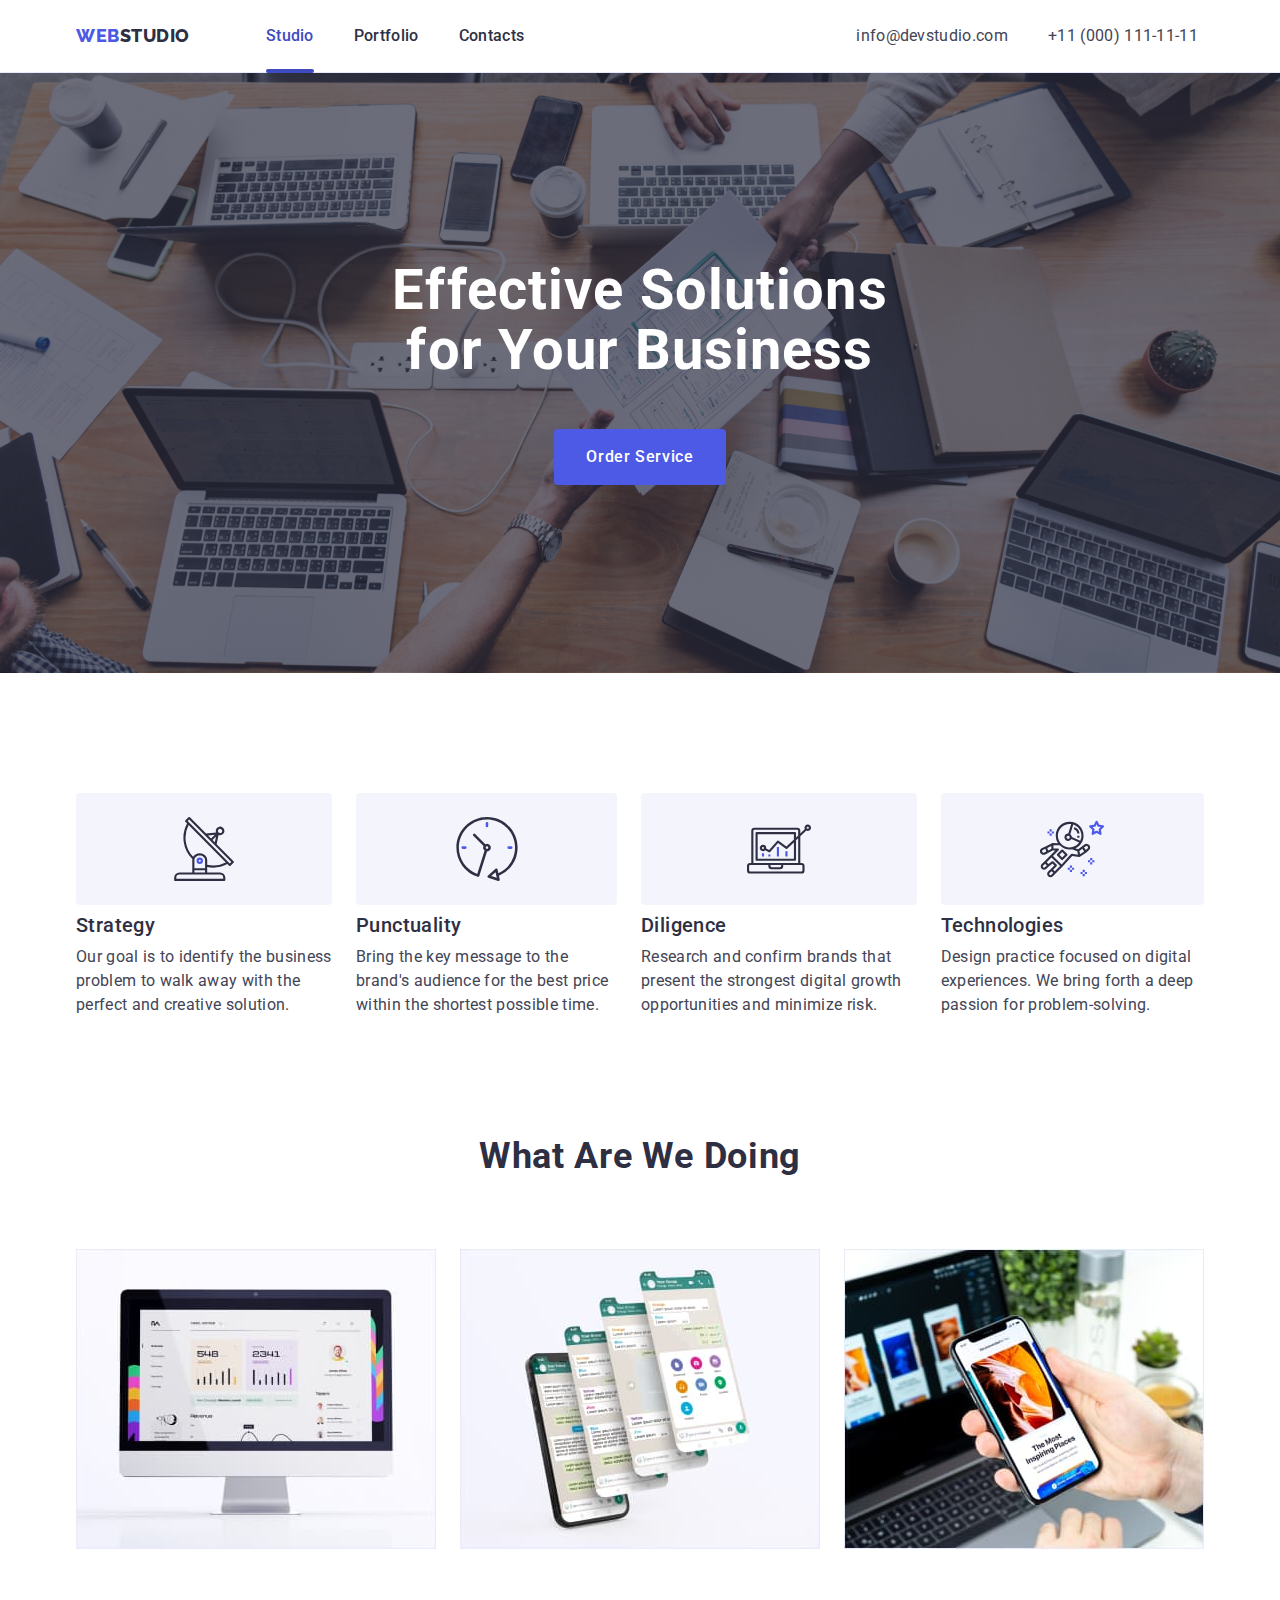
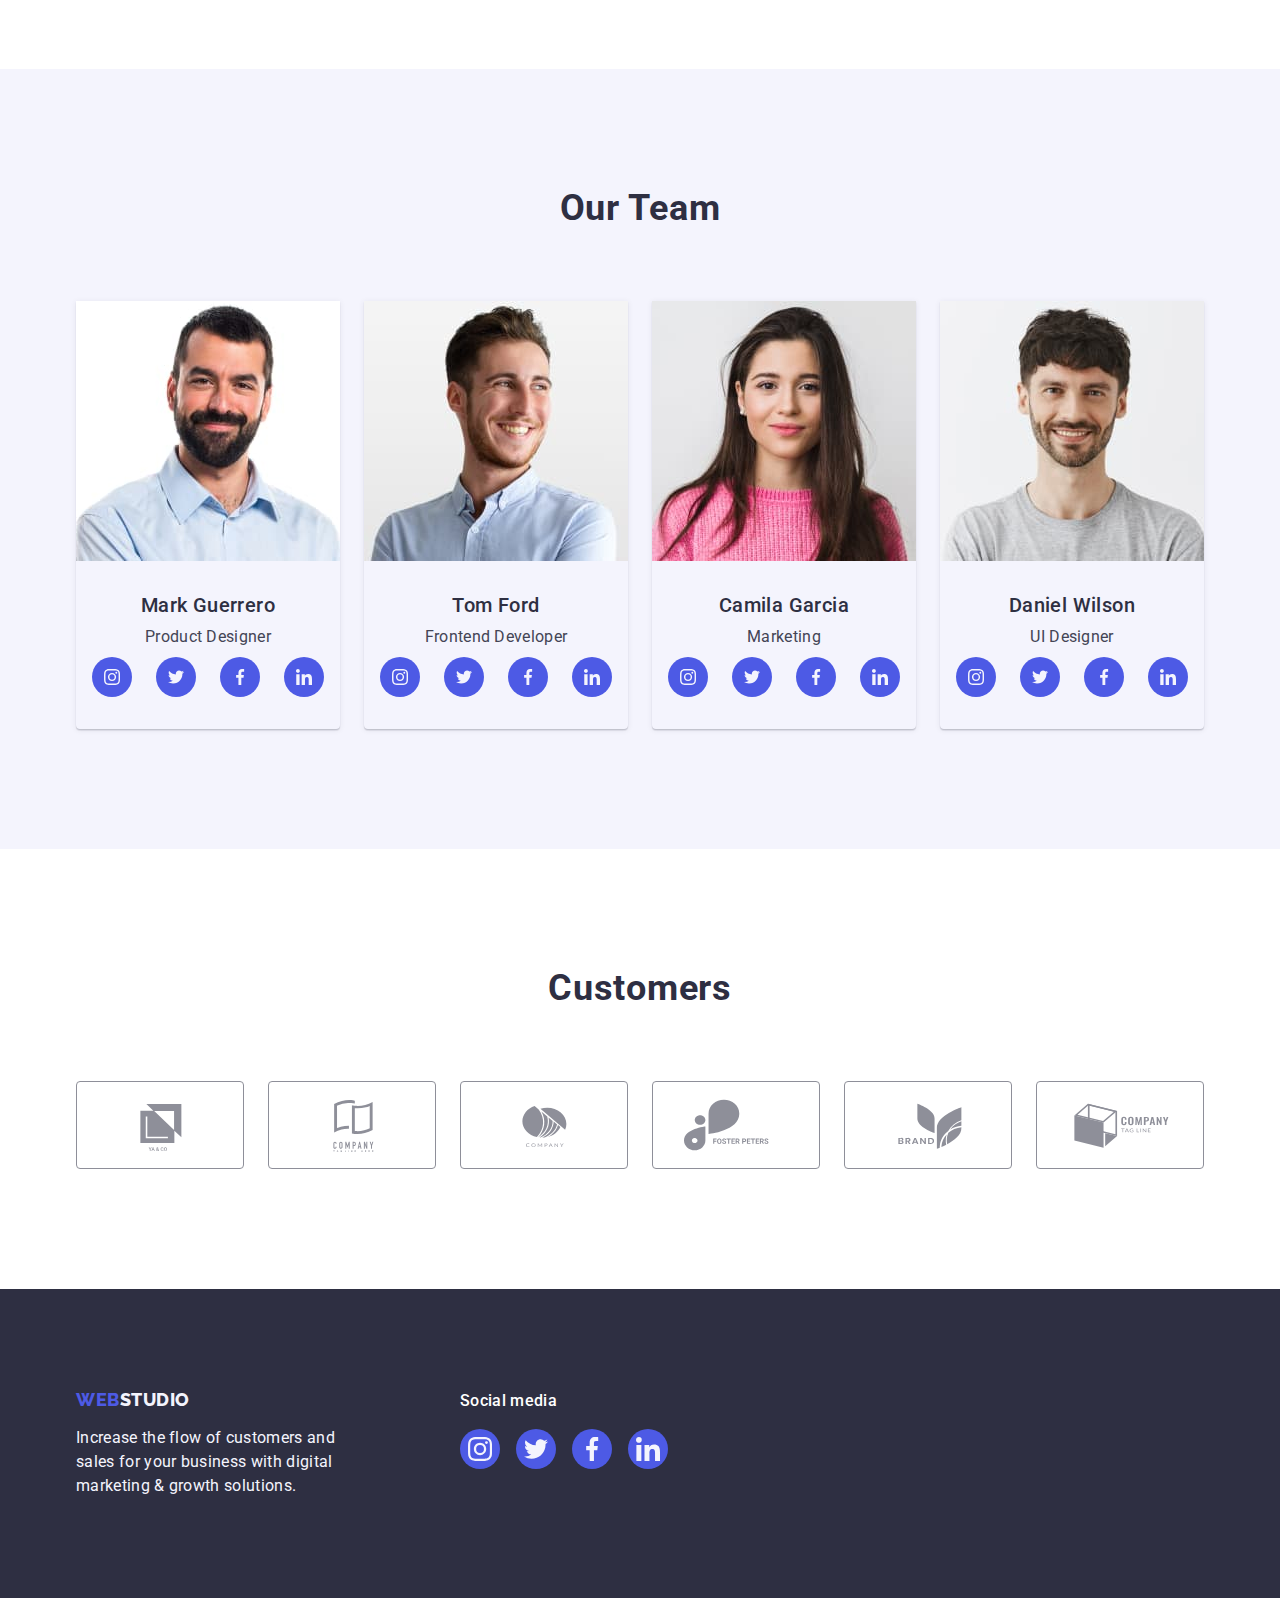
<file: index.html>
<!DOCTYPE html>
<html lang="en">

<head>
    <meta charset="UTF-8">
    <meta http-equiv="X-UA-Compatible" content="IE=edge">
    <meta name="viewport" content="width=device-width, initial-scale=1.0">
    <title>WebStudio</title>
    <link rel="stylesheet" href="https://cdnjs.cloudflare.com/ajax/libs/modern-normalize/2.0.0/modern-normalize.min.css" integrity="sha512-4xo8blKMVCiXpTaLzQSLSw3KFOVPWhm/TRtuPVc4WG6kUgjH6J03IBuG7JZPkcWMxJ5huwaBpOpnwYElP/m6wg==" crossorigin="anonymous" referrerpolicy="no-referrer">
    <link rel="preconnect" href="https://fonts.googleapis.com">
    <link rel="preconnect" href="https://fonts.gstatic.com" crossorigin>    
    <link
        href="https://fonts.googleapis.com/css2?family=Raleway:wght@800&family=Roboto:wght@400;500;700;900&display=swap"
        rel="stylesheet">  

    <link rel="stylesheet" href="./css/styles.css">

</head>

<body>
    <header class="section-header">
        <div class="header-container container">
            <nav class="header-nav nav">
                <a href="./index.html" class="link logo">Web<span class="logo-header">Studio</span></a>
                <ul class="nav-list list">
                    <li><a class="link nav-link current" href="./index.html">Studio</a></li>
                    <li><a class="link nav-link" href="./portfolio.html">Portfolio</a></li>
                    <li><a class="link nav-link" href="">Contacts</a></li>
                </ul>
            </nav>
            <address class="header-address">
                <ul class="header-link list">
                    <li><a class="link header-link-item" href="mailto:info@devstudio.com">info@devstudio.com</a></li>
                    <li><a class="link header-link-item" href="tel:+110001111111">+11 (000) 111-11-11</a></li>
                </ul>
            </address>
        </div>
    </header>   
    <main>
        <section class="hero-container">
            <!--Hero-->
            <div class="hero-flex container">
                <h1 class="hero-title hero-item">Effective Solutions
                    for Your Business</h1>
                <button class="hero-button hero-item" type="button" data-modal-open>Order Service</button>
            </div>
        </section>
        <section class="feature-container">
            <!--Features-->
            <div class="container">
                <h2 class="visually-hidden">Features</h2>
                <ul class="feature-flex list">
                    <li class="feature-item">                        
                        <div class="feature-link link">
                            <svg class="feature-icon" width="64" height="64">
                              <use href="./images/icons.svg#icon-antenna"></use>
                            </svg>
                        </div>
                        <h3 class="section-feature-title">Strategy</h3>
                        <p class="section-feature-text">Our goal is to identify the business
                            problem to walk away with the perfect and creative solution.</p>
                    </li>
                    <li class="feature-item">
                        <div class="feature-link link">
                            <svg class="feature-icon" width="64" height="64">
                              <use href="./images/icons.svg#icon-clock"></use>
                            </svg>
                        </div>
                        <h3 class="section-feature-title">Punctuality</h3>
                        <p class="section-feature-text">Bring the key message to the brand's audience for the best price
                            within the shortest possible
                            time.
                        </p>
                    </li>
                    <li class="feature-item">
                        <div class="feature-link link">
                            <svg class="feature-icon" width="64" height="64">
                              <use href="./images/icons.svg#icon-diagram"></use>
                            </svg>
                        </div>
                        <h3 class="section-feature-title">Diligence</h3>
                        <p class="section-feature-text">Research and confirm brands that present the strongest digital
                            growth opportunities and minimize
                            risk.</p>
                    </li>
                    <li class="feature-item">
                        <div class="feature-link link">
                            <svg class="feature-icon" width="64" height="64">
                              <use href="./images/icons.svg#icon-astronaut"></use>
                            </svg>
                        </div>
                        <h3 class="section-feature-title">Technologies</h3>
                        <p class="section-feature-text">Design practice focused on digital experiences. We bring forth a
                            deep passion for
                            problem-solving.
                        </p>
                    </li>
                </ul>
            </div>
        </section>
        <section class="section-doing-container">
            <!--What are we doing-->
            <div class="container">
                <h2 class="section-title">What are we doing</h2>
                <ul class="doing-flex list">
                    <li class="doing-item"><img src="./images/img1.jpg" alt="computer" width="360" height="300"></li>
                    <li class="doing-item"><img src="./images/img2.jpg" alt="phone-apps" width="360" height="300"></li>
                    <li class="doing-item"><img src="./images/img3.jpg" alt="computer-phone" width="360" height="300"></li>
                </ul>
            </div>
        </section>
        <section class="section-team">
            <!--Our Team-->
            <div class="container">
                <h2 class="section-title">Our Team</h2>
                <ul class="team-flex list">
                    <li class="team-list-item">
                        <img class="team-img" src="./images/Card1.jpg" alt="Mark Guerrero" width="264" height="260">
                        <div class="team-member">
                            <h3 class="team-title">Mark Guerrero</h3>
                            <p class="team-text">Product Designer</p>
                            <ul class="link social-link">
                                <li class="social-item">
                                    <a class="social-item-nav" href="">
                                        <svg class="logo-icon" width="16" height="16">
                                            <use href="./images/icons.svg#icon-instagram"></use>
                                        </svg>
                                    </a>
                                </li>
                                <li class="social-item">
                                    <a class="social-item-nav" href="">
                                        <svg class="logo-icon" width="16" height="16">
                                            <use href="./images/icons.svg#icon-twitter"></use>
                                        </svg>
                                    </a>
                                </li>
                                <li class="social-item">
                                    <a class="social-item-nav" href="">
                                        <svg class="logo-icon" width="16" height="16">
                                            <use href="./images/icons.svg#icon-facebook"></use>
                                        </svg>
                                    </a>
                                </li>
                                <li class="social-item">
                                    <a class="social-item-nav" href="">
                                        <svg class="logo-icon" width="16" height="16">
                                            <use href="./images/icons.svg#icon-linkedin"></use>
                                        </svg>
                                    </a>
                                </li>
                            </ul>                            
                        </div>
                    </li>
                    <li class="team-list-item">
                        <img class="team-img" src="./images/Card2.jpg" alt="Tom Ford" width="264" height="260">
                        <div class="team-member">
                            <h3 class="team-title">Tom Ford</h3>
                            <p class="team-text">Frontend Developer</p>
                            <ul class="link social-link">
                                <li class="social-item">
                                    <a class="social-item-nav" href="">
                                        <svg class="logo-icon" width="16" height="16">
                                            <use href="./images/icons.svg#icon-instagram"></use>
                                        </svg>
                                    </a>
                                </li>
                                <li class="social-item">
                                    <a class="social-item-nav" href="">
                                        <svg class="logo-icon" width="16" height="16">
                                            <use href="./images/icons.svg#icon-twitter"></use>
                                        </svg>
                                    </a>
                                </li>
                                <li class="social-item">
                                    <a class="social-item-nav" href="">
                                        <svg class="logo-icon" width="16" height="16">
                                            <use href="./images/icons.svg#icon-facebook"></use>
                                        </svg>
                                    </a>
                                </li>
                                <li class="social-item">
                                    <a class="social-item-nav" href="">
                                        <svg class="logo-icon" width="16" height="16">
                                            <use href="./images/icons.svg#icon-linkedin"></use>
                                        </svg>
                                    </a>
                                </li>
                            </ul>                     
                        </div>
                    </li>
                    <li class="team-list-item">
                        <img class="team-img" src="./images/Card3.jpg" alt="Camila Garcia" width="264" height="260">
                        <div class="team-member">
                            <h3 class="team-title">Camila Garcia</h3>
                            <p class="team-text">Marketing</p>
                            <ul class="link social-link">
                                <li class="social-item">
                                    <a class="social-item-nav" href="">
                                        <svg class="logo-icon" width="16" height="16">
                                            <use href="./images/icons.svg#icon-instagram"></use>
                                        </svg>
                                    </a>
                                </li>
                                <li class="social-item">
                                    <a class="social-item-nav" href="">
                                        <svg class="logo-icon" width="16" height="16">
                                            <use href="./images/icons.svg#icon-twitter"></use>
                                        </svg>
                                    </a>
                                </li>
                                <li class="social-item">
                                    <a class="social-item-nav" href="">
                                        <svg class="logo-icon" width="16" height="16">
                                            <use href="./images/icons.svg#icon-facebook"></use>
                                        </svg>
                                    </a>
                                </li>
                                <li class="social-item">
                                    <a class="social-item-nav" href="">
                                        <svg class="logo-icon" width="16" height="16">
                                            <use href="./images/icons.svg#icon-linkedin"></use>
                                        </svg>
                                    </a>
                                </li>
                            </ul>                     
                        </div>
                    </li>
                    <li class="team-list-item">
                        <img class="team-img" src="./images/Card4.jpg" alt="Daniel Wilson" width="264" height="260">
                        <div class="team-member">
                            <h3 class="team-title">Daniel Wilson</h3>
                            <p class="team-text">UI Designer</p>
                            <ul class="link social-link">
                                <li class="social-item">
                                    <a class="social-item-nav" href="">
                                        <svg class="logo-icon" width="16" height="16">
                                            <use href="./images/icons.svg#icon-instagram"></use>
                                        </svg>
                                    </a>
                                </li>
                                <li class="social-item">
                                    <a class="social-item-nav" href="">
                                        <svg class="logo-icon" width="16" height="16">
                                            <use href="./images/icons.svg#icon-twitter"></use>
                                        </svg>
                                    </a>
                                </li>
                                <li class="social-item">
                                    <a class="social-item-nav" href="">
                                        <svg class="logo-icon" width="16" height="16">
                                            <use href="./images/icons.svg#icon-facebook"></use>
                                        </svg>
                                    </a>
                                </li>
                                <li class="social-item">
                                    <a class="social-item-nav" href="">
                                        <svg class="logo-icon" width="16" height="16">
                                            <use href="./images/icons.svg#icon-linkedin"></use>
                                        </svg>
                                    </a>
                                </li>
                            </ul>                     
                        </div>
                    </li>
                </ul>
            </div>
        </section>
        <section class="section-customers">
            <!--Customers-->
            <div class="container">
                <h2 class="section-title">Customers</h2>
                <ul class="customers-flex list">
                    <li class="customers-item">
                        <a class="customers-link link" href="">
                            <svg class="customers-icon" width="104" height="56">
                            <use href="./images/icons.svg#icon-logo"></use>
                            </svg>
                        </a>
                    </li>
                    <li class="customers-item">
                        <a class="customers-link link" href="">
                            <svg class="customers-icon" width="104" height="56">
                            <use href="./images/icons.svg#icon-logo_1"></use>
                            </svg>
                        </a>
                    </li>
                    <li class="customers-item">
                        <a class="customers-link link" href="">
                            <svg class="customers-icon" width="104" height="56">
                            <use href="./images/icons.svg#icon-logo_company"></use>
                            </svg>
                        </a>
                    </li>
                    <li class="customers-item">
                        <a class="customers-link link" href="">
                            <svg class="customers-icon" width="104" height="56">
                            <use href="./images/icons.svg#icon-group"></use>
                            </svg>
                        </a>
                    </li>
                    <li class="customers-item">
                        <a class="customers-link link" href="">
                            <svg class="customers-icon" width="104" height="56">
                            <use href="./images/icons.svg#icon-logo_2"></use>
                            </svg>
                        </a>
                    </li>
                    <li class="customers-item">
                        <a class="customers-link link" href="">
                            <svg class="customers-icon" width="104" height="56">
                            <use href="./images/icons.svg#icon-logo_3"></use>
                            </svg>
                        </a>
                    </li>
                </ul>

            </div>
        </section>
    </main>
    <footer class="footer">
        <div class="footer-flex container">
            <div class="footer-trend">
                <a href="./index.html" class="link logo footer-item">Web<span class="logo-footer">Studio</span></a>
                <p class="footer-text">Increase the flow of customers and sales for your business with digital marketing &
                    growth solutions.</p>
            </div>
            <div class="footer-media">
                <p class="footer-social-title">Social media</p>
                <ul class="footer-media-list list">
                    <li class="footer-media-item">
                        <a class="footer-media-nav" href="">
                            <svg class="logo-icon" width="24" height="24">
                                <use href="./images/icons.svg#icon-instagram"></use>
                            </svg>
                        </a>
                    </li>
                    <li class="footer-media-item">
                        <a class="footer-media-nav" href="">
                            <svg class="logo-icon" width="24" height="24">
                                <use href="./images/icons.svg#icon-twitter"></use>
                            </svg>
                        </a>
                    </li>
                    <li class="footer-media-item">
                        <a class="footer-media-nav" href="">
                            <svg class="logo-icon" width="24" height="24">
                                <use href="./images/icons.svg#icon-facebook"></use>
                            </svg>
                        </a>
                    </li>
                    <li class="footer-media-item">
                        <a class="footer-media-nav" href="">
                            <svg class="logo-icon" width="24" height="24">
                                <use href="./images/icons.svg#icon-linkedin"></use>
                            </svg>
                        </a>
                    </li>
                </ul>
            </div>
        </div>
    </footer>
    <!--Modal window-->
    <div class="backdrop is-hidden" data-modal>
        <div class="modal">
            <button class="modal-btn" type="button" data-modal-close>
                <svg class="modal-btn-icon" width="8" height="8">
                  <use href="./images/icons.svg#icon-close-black"></use>
                </svg>
            </button>
        </div>
    </div>

    <script src="./js/modal.js"></script>

</body>

</html>
</file>
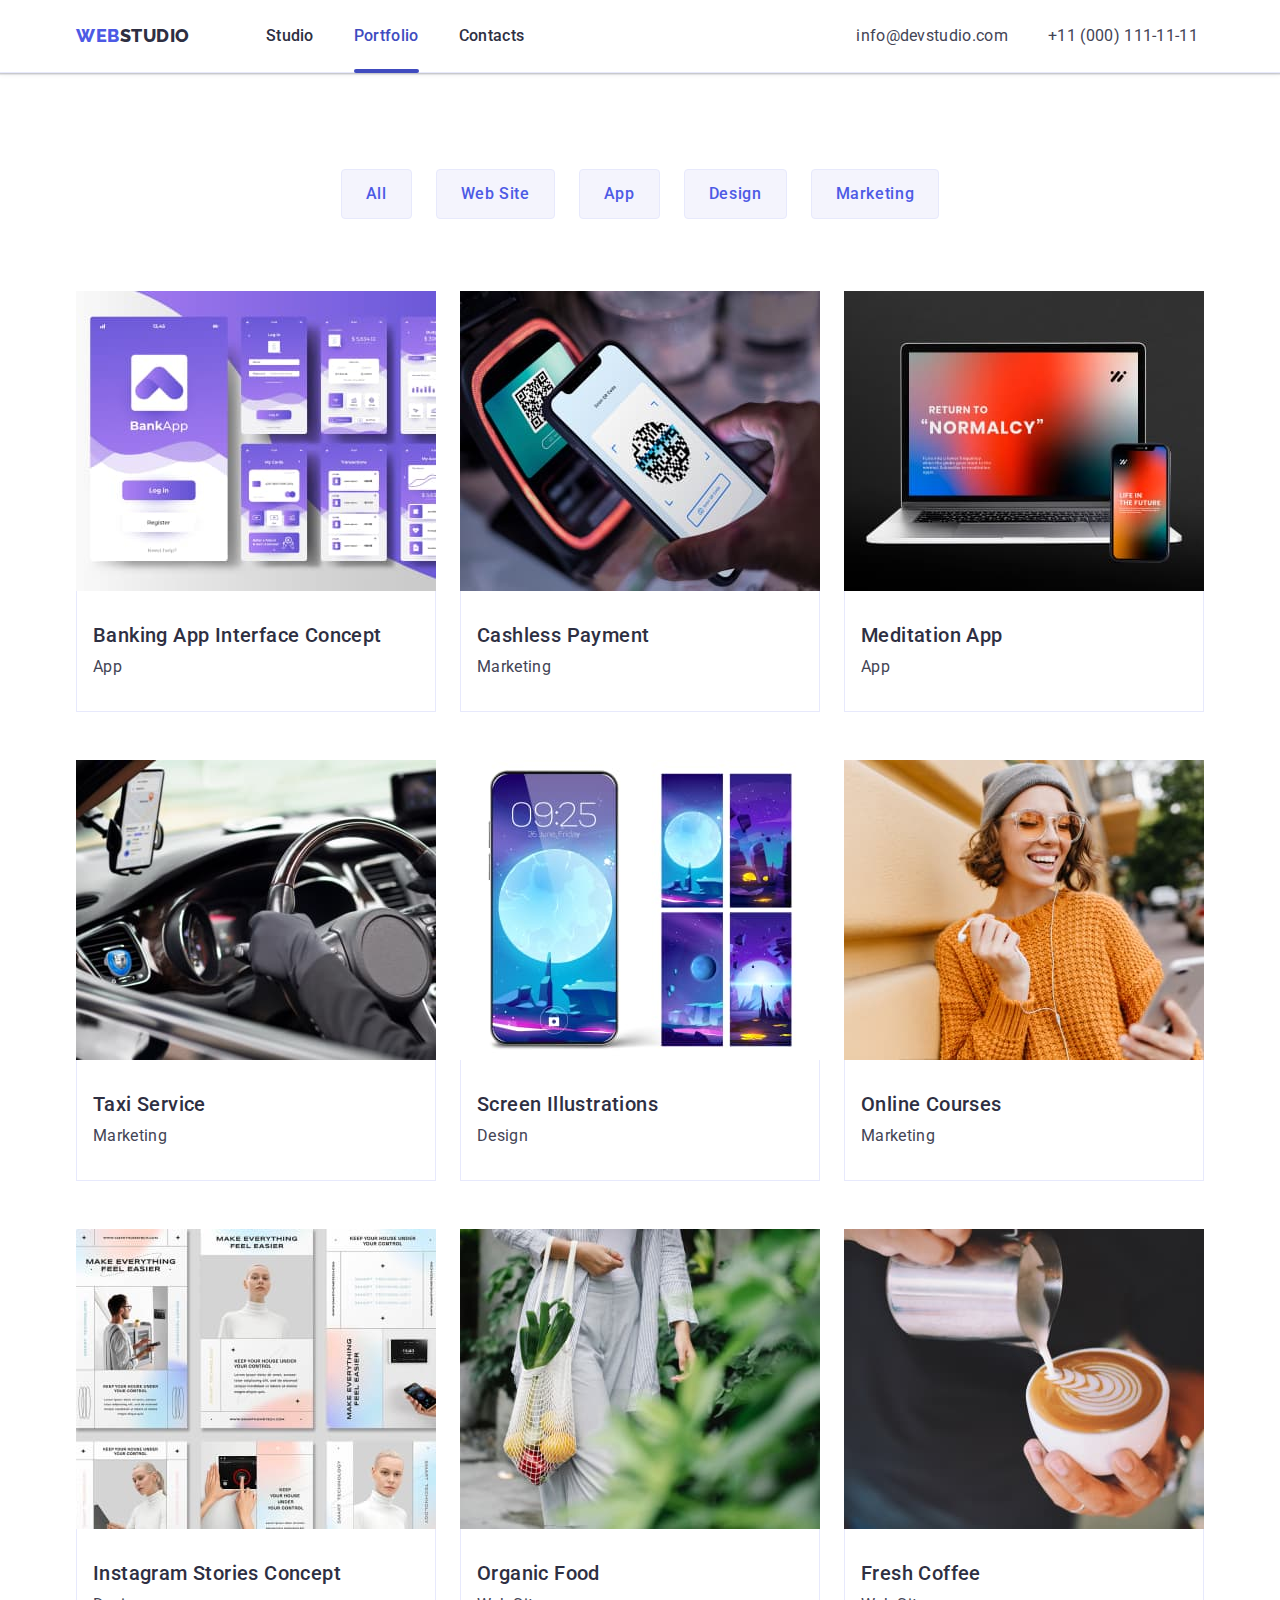
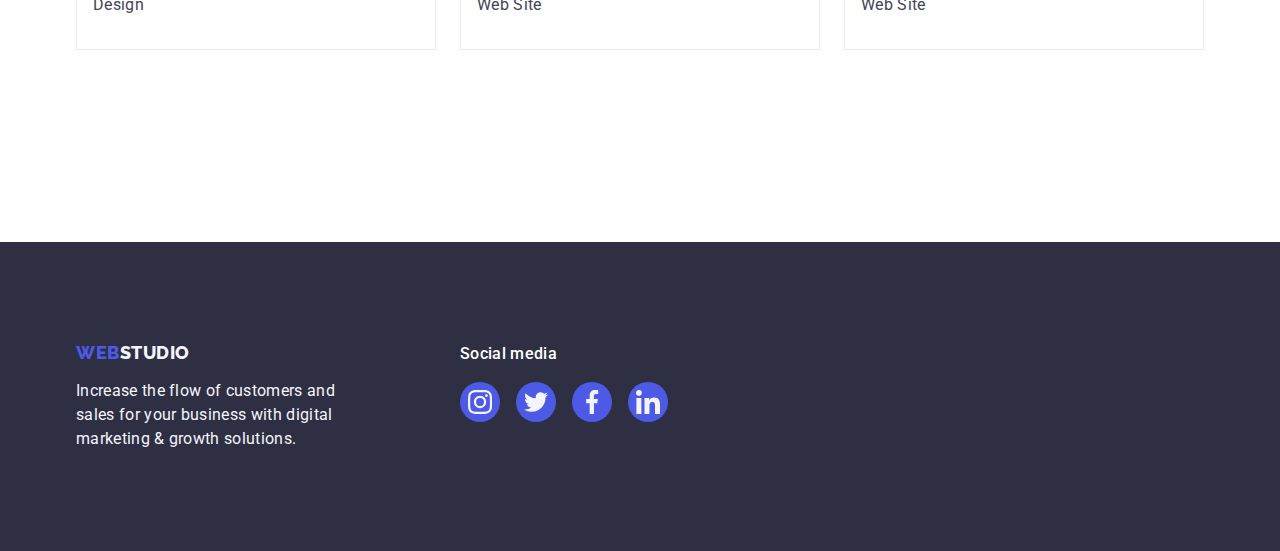
<file: portfolio.html>
<!DOCTYPE html>
<html lang="en">

<head>
    <meta charset="UTF-8">
    <meta http-equiv="X-UA-Compatible" content="IE=edge">
    <meta name="viewport" content="width=device-width, initial-scale=1.0">
    <title>Portfolio</title>
    <link rel="stylesheet" href="https://cdnjs.cloudflare.com/ajax/libs/modern-normalize/2.0.0/modern-normalize.min.css" integrity="sha512-4xo8blKMVCiXpTaLzQSLSw3KFOVPWhm/TRtuPVc4WG6kUgjH6J03IBuG7JZPkcWMxJ5huwaBpOpnwYElP/m6wg==" crossorigin="anonymous" referrerpolicy="no-referrer">
    <link rel="preconnect" href="https://fonts.googleapis.com">
    <link rel="preconnect" href="https://fonts.gstatic.com" crossorigin>   
    <link
        href="https://fonts.googleapis.com/css2?family=Raleway:wght@800&family=Roboto:wght@400;500;700;900&display=swap"
        rel="stylesheet">

    <link rel="stylesheet" href="./css/styles.css">
</head>

<body>
    <header class="section-header">
        <div class="header-container container">
            <nav class="header-nav nav">
                <a href="./index.html" class="link logo">Web<span class="logo-header">Studio</span></a>
                <ul class="nav-list list">
                    <li><a class="link nav-link" href="./index.html">Studio</a></li>
                    <li><a class="link nav-link current" href="./portfolio.html">Portfolio</a></li>
                    <li><a class="link nav-link" href="">Contacts</a></li>
                </ul>
            </nav>
            <address class="header-address">
                <ul class="header-link list">
                    <li><a class="link header-link-item" href="mailto:info@devstudio.com">info@devstudio.com</a></li>
                    <li><a class="link header-link-item" href="tel:+110001111111">+11 (000) 111-11-11</a></li>
                </ul>
            </address>
        </div>
    </header>   
    <main>
        <section class="portfolio">
            <div class="btn-container container">
                <h1 class="visually-hidden">Portfolio</h1>
                <ul class="list btn-flex">
                    <li><button class="button btn-item" type="button">All</button></li>
                    <li><button class="button btn-item" type="button">Web Site</button></li>
                    <li><button class="button btn-item" type="button">App</button></li>
                    <li><button class="button btn-item" type="button">Design</button></li>
                    <li><button class="button btn-item" type="button">Marketing</button></li>
                </ul>            
                <ul class="list card-flex">
                    <li class="card">
                        <a href="" class="link">
                            <img src="./images/banking.jpg" alt="banking" width="360">
                            <div class="card-name">
                                <h2 class="project-title">Banking App Interface Concept</h2>
                                <p class="project-text">App</p>
                            </div>
                        </a>
                    </li>
                    <li class="card">
                        <a href="" class="link">
                            <div class="cashless-box">
                                <img class="card-list" src="./images/cashless.jpg" alt="cashless payment" width="360">
                                <div class="overlay">
                                    <p class="overlay-text">
                                        14 Stylish and User-Friendly App Design Concepts · Task Manager App · Calorie Tracker App · Exotic Fruit Ecommerce App · Cloud Storage App
                                    </p>
                                </div>
                            </div>
                            <div class="card-name">
                                <h2 class="project-title">Cashless Payment</h2>
                                <p class="project-text">Marketing</p>
                            </div>
                        </a>
                    </li>
                    <li class="card">
                        <a href="" class="link">
                            <img src="./images/meditation.jpg" alt="meditation app" width="360">
                            <div class="card-name">
                                <h2 class="project-title">Meditation App</h2>
                                <p class="project-text">App</p>
                            </div>
                        </a>
                    </li>
                    <li class="card">
                        <a href="" class="link card-item">
                            <img src="./images/taxi.jpg" alt="taxi" width="360">
                            <div class="card-name">
                                <h2 class="project-title">Taxi Service</h2>
                                <p class="project-text">Marketing</p>
                            </div>
                        </a>
                    </li>
                    <li class="card">
                        <a href="" class="link card-item">
                            <img src="./images/screen.jpg" alt="Screen Illustrations" width="360">
                            <div class="card-name"> 
                                <h2 class="project-title">Screen Illustrations</h2>
                                <p class="project-text">Design</p>
                            </div>
                        </a>
                    </li>
                    <li class="card">
                        <a href="" class="link card-item">
                            <img src="./images/online_courses.jpg" alt="Online Courses" width="360">
                            <div class="card-name">
                                <h2 class="project-title">Online Courses</h2>
                                <p class="project-text">Marketing</p>
                            </div>
                        </a>
                    </li>
                    <li class="card">
                        <a href="" class="link card-item">
                            <img src="./images/instagram.jpg" alt="instagram" width="360">
                            <div class="card-name">
                                <h2 class="project-title">Instagram Stories Concept</h2>
                                <p class="project-text">Design</p>
                            </div>
                        </a>
                    <li class="card">
                        <a href="" class="link card-item">
                            <img src="./images/organic.jpg" alt="Organic Food" width="360">
                            <div class="card-name">
                                <h2 class="project-title">Organic Food</h2>
                                <p class="project-text">Web Site</p>
                            </div>
                        </a>
                    </li>
                    <li class="card">
                        <a href="" class="link card-item">
                            <img src="./images/coffee.jpg" alt="coffee cup" width="360">
                            <div class="card-name">
                                <h2 class="project-title">Fresh Coffee</h2>
                                <p class="project-text">Web Site</p>
                            </div>
                        </a>
                    </li>
                </ul>
            </div>

        </section>

    </main>

    <footer class="footer">
        <div class="footer-flex container">
            <div class="footer-trend">
                <a href="./index.html" class="link logo footer-item">Web<span class="logo-footer">Studio</span></a>
                <p class="footer-text">Increase the flow of customers and sales for your business with digital marketing &
                    growth solutions.</p>
            </div>
            <div class="footer-media">
                <p class="footer-social-title">Social media</p>
                <ul class="footer-media-list list">
                    <li class="footer-media-item">
                        <a class="footer-media-nav" href="">
                            <svg class="logo-icon" width="24" height="24">
                                <use href="./images/icons.svg#icon-instagram"></use>
                            </svg>
                        </a>
                    </li>
                    <li class="footer-media-item">
                        <a class="footer-media-nav" href="">
                            <svg class="logo-icon" width="24" height="24">
                                <use href="./images/icons.svg#icon-twitter"></use>
                            </svg>
                        </a>
                    </li>
                    <li class="footer-media-item">
                        <a class="footer-media-nav" href="">
                            <svg class="logo-icon" width="24" height="24">
                                <use href="./images/icons.svg#icon-facebook"></use>
                            </svg>
                        </a>
                    </li>
                    <li class="footer-media-item">
                        <a class="footer-media-nav" href="">
                            <svg class="logo-icon" width="24" height="24">
                                <use href="./images/icons.svg#icon-linkedin"></use>
                            </svg>
                        </a>
                    </li>
                </ul>
            </div>
        </div>
    </footer>


</body>

</html>
</file>
<file: css/styles.css>
/* Variables */
:root {
    --main-color:#434455;
    --backgroud-color: #FFFFFF;
    --logo-color:#4D5AE5;
    --nav-header-color: #2E2F42;    
    --button-color: #4D5AE5;    
    --btn-bgd:#F4F4FD;
    --button-hover-background: #404BBF;
    --card-border: #E7E9FC; 
    --customers-color:#8E8F99; 
    --modal-color: #FCFCFC;
    --footer-hover: #31d0aa;

    --animation: 250ms cubic-bezier(0.4, 0, 0.2, 1);
}

*,
*::before,
*::after {
  box-sizing: border-box;
}


/* Bases */
body{
    font-family: 'Roboto', sans-serif;
    color: var(--main-color);  
    background-color: var(--backgroud-color);
    margin: 0;   
}

.link{
    text-decoration: none;
}

.list{
    list-style: none;
}

ul {
    margin: 0;
    padding: 0;
    list-style-type: none;
}

.visually-hidden {
    position: absolute;
    width: 1px;
    height: 1px;
    margin: -1px;
    border: 0;
    padding: 0;
    white-space: nowrap;
    clip-path: inset(100%);
    clip: rect(0 0 0 0);
    overflow: hidden;
}

img{
    display: block;
    max-width: 100%;
}

h1,
h2,
h3,
h4,
h5,
h6{
  margin: 0;
}

p {
  margin: 0;
}

.container {
   max-width: 1158px;
   margin: 0 auto;
   padding: 0 15px;
}

/* header */
.section-header{
    border-bottom: 1px solid var(--card-border, #E7E9FC);
    box-shadow: 0px 2px 1px rgba(46, 47, 66, 0.08), 0px 1px 1px rgba(46, 47, 66, 0.16), 0px 1px 6px rgba(46, 47, 66, 0.08);
}

.logo{
    text-decoration: none;
    font-family: 'Raleway', sans-serif;
    font-style: normal;
    font-weight: 800;
    font-size: 18px;
    line-height: 1.17;  
    letter-spacing: 0.03em;
    text-transform: uppercase;
    color: var(--logo-color);
    margin-right: 76px

}

.logo-header {
    color: var(--nav-header-color);
}

.nav-list{
    display: flex;
    gap: 40px;
}

.nav{
    display: flex;    
    align-items: center;
}

.nav-link{
    position: relative;
    display: inline-block;
    padding-top: 24px;
    padding-bottom: 24px;
    text-decoration: none;
    font-weight: 500;
    font-size: 16px;
    line-height: 1.5;
    letter-spacing: 0.02em;
    color: var(--nav-header-color);

    transition: color var(--animation);
}

.nav-link:hover,
.nav-link:focus {
    color: var(--button-hover-background);
}

address{
    font-style: normal;
}

.header-container{
    display: flex;
}   

.header-link{
    display: flex;
    gap: 40px; 
    align-items: center;   
}

.nav-list{
    display: flex;
    gap: 40px;
}

.nav{
    display: flex;    
    margin-right: 332px;    
}

.header-link-item{
    display: inline-block;
    padding-top: 24px;
    padding-bottom: 24px;
    text-decoration: none;
    color: var(--main-color);    
    font-style: normal;
    font-weight: 400;
    font-size: 16px;
    line-height: 1.5;       
    letter-spacing: 0.02em;
    
    transition: color var(--animation);
}

.header-link-item:hover,
.header-link-item:focus {
    color: var(--button-hover-background);
}

.nav-link::after{
    content: "";
    position: absolute;
    bottom: -1px;
    left: 0;
    display: block;
    width: 100%;
    height: 4px;   
    border-radius: 2px;

    transition: background-color var(--animation);
}

.current{
    color: var(--button-hover-background);    
}

.nav-link.current::after{
    background-color: var(--button-hover-background);

}
/* Hero */
.hero-container {
    margin: 0 auto;
    background-color: var(--nav-header-color);        
    background-image: linear-gradient(rgba(46, 47, 66, 0.70), rgba(46, 47, 66, 0.70)), url(../images/hero/hero_bg.jpg); 
    background-repeat: no-repeat;
    background-size: cover;
    background-position: center;
    max-width: 1440px;    
}

.hero-flex{
    display: flex;
    flex-direction: column;
    align-items: center;
    padding-top: 188px;
    padding-bottom: 188px; 
}

.hero-item{
    align-items: center;
}

.hero-title {
    font-weight: 700;
    font-size: 56px;
    line-height: 1.07;       
    text-align: center;
    letter-spacing: 0.02em;
    color: var(--backgroud-color);
    max-width: 496px;
    margin-bottom: 48px;
}

.hero-button {    
    font-family: inherit;
    font-weight: 500;
    font-size: 16px;
    line-height: 1.5;
    letter-spacing: 0.04em;
    color: var(--backgroud-color);
    background-color: var(--button-color);
    border-style: hidden;
    border-radius: 4px;
    cursor: pointer; 
    display: block;
    min-width: 169px;
    height: 56px;
    border: none;
    padding: 16px 32px;
    align-items: flex-start;
    gap: 10px;

    transition: background-color var(--animation);  
}

.hero-button:hover,
.hero-button:focus {
     background-color: var(--button-hover-background);
}

/* Feature section */

.section-feature-title{
    color: var(--nav-header-color);
    font-weight: 500;
    font-size: 20px;
    line-height: 1.2;       
    letter-spacing: 0.02em;
    margin-bottom: 8px;
}

.section-feature-text{  
    font-size: 16px;
    line-height: 1.5;
    letter-spacing: 0.02em;
}

.feature-container{
    padding: 120px 0;
}

.feature-flex{
    display: flex;
    gap: 24px;
}

.feature-link{
    display: flex;
    align-items: center;
    justify-content: center;
    height: 112px; 
    background: var(--btn-bgd);
    border-radius: 4px;
    margin-bottom: 8px;
}



/* Doing section */
.section-doing-container{
    padding-bottom: 120px;
}

.section-title{
    color: var(--nav-header-color);
    font-weight: 700;
    font-size: 36px;
    line-height: 1.11;        
    text-align: center;
    letter-spacing: 0.02em;
    text-transform: capitalize;
    margin-bottom: 72px;
}

.doing-flex{
    display: flex;
    gap: 24px;
}

.doing-item{
    flex-basis: calc((100% - 24*2) / 3)
}
/* Team section */

.section-team{
    background-color: var(--btn-bgd);
    padding: 120px 0;
}

.section-title{
    margin-bottom: 72px;
}

.team-flex{
    display: flex;
    gap: 24px;
}

.team-list-item{    
    border-radius: 0px 0px 4px 4px;
    box-shadow: 0px 2px 1px 0px rgba(46, 47, 66, 0.08), 0px 1px 1px 0px rgba(46, 47, 66, 0.16), 0px 1px 6px 0px rgba(46, 47, 66, 0.08);

}

.team-image {
     background-color: var(--backgroud-color);
}

.team-member{
    padding: 32px 0;
}

.team-title{
    color: var(--nav-header-color);
    font-weight: 500;
    font-size: 20px;
    line-height: 1.2;        
    text-align: center;
    letter-spacing: 0.02em; 
    margin-bottom: 8px;  
} 

.team-text{     
    font-size: 16px;
    line-height: 1.5;       
    text-align: center;
    letter-spacing: 0.02em;
    margin-bottom: 8px;     
}

.social-link{
    display: flex;
    gap: 24px;  
    justify-content: center;   
}

.social-item{
    width: 40px;
    height: 40px;
}

.social-item-nav{
    width: 100%;
    height: 100%;
    background-color: var(--button-color);
    border-radius: 50%;

    display: flex;
    align-items: center;
    justify-content: center;
    transition: var(--animation);
}

.social-item-nav:hover,
.social-item-nav:focus{
    background-color: var(--button-hover-background);
}

.logo-icon{
    fill: var(--btn-bgd)
}

/* Customers*/

.section-customers{    
    padding: 120px 0;
}

.customers-flex{
    display: flex;
    gap: 24px;
}

.customers-item{
    width: calc((100% - 120px) / 6);
    height: 88px;
}

.customers-link{
    width: 100%;
    height: 100%;
    border: 1px solid var(--customers-color);
    border-radius: 4px;

    display: flex;
    align-items: center;
    justify-content: center;
    color: var(--customers-color);
    transition: border-color var(--animation), color var(--animation);
}

.customers-link:hover,
.customers-link:focus{
    border-color: var(--button-hover-background);
    color: var(--button-hover-background);
}

.customers-icon{
    fill:  currentColor;
}

/* Portfolio*/

.portfolio{
    padding-top: 96px;
    padding-bottom: 120px;
}

/* Portfolio - Filters - Buttons */
.btn-container{
    margin-bottom: 72px;
      
}
.button{
    font-family: inherit;
    color: var(--logo-color);
    background-color:var(--btn-bgd);
    text-decoration: none;
    font-weight: 500;
    font-size: 16px;
    line-height: calc(24/16);        
    text-align: center;
    letter-spacing: 0.04em;
    border-style: none;
    cursor: pointer;
    display: flex;
    padding: 12px 24px;
    align-items: flex-start;
    border: 1px solid var(--card-border);
    border-radius: 4px;

    transition: background-color var(--animation), color var(--animation), border var(--animation);
}

.button:hover,
.button:focus {
    background-color: var(--button-hover-background);
    color: var(--backgroud-color);
    border: 1px solid transparent;
}

.btn-flex{
    display: flex;
    gap: 24px;
    justify-content: center; 
    margin-bottom: 72px;    
}

/* Portfolio - Projects */
.card-flex{
    display: flex;
    flex-wrap: wrap;    
    row-gap: 48px;
    column-gap: 24px;
}

.card{
    flex-basis: calc((100% - 48px) / 3);

    transition: box-shadow var(--animation);
}
 .card:hover,
 .card:focus{
    box-shadow: 0px 2px 1px 0px rgba(46, 47, 66, 0.08), 0px 1px 1px 0px rgba(46, 47, 66, 0.16), 0px 1px 6px 0px rgba(46, 47, 66, 0.08);
}

.card-name{    
    padding: 32px 16px;
    border: 1px solid var(--card-border);
    background: var(--backgroud-color);
    border-top: none; 
}
.project-title {
    color: var(--nav-header-color);
    font-weight: 500;
    font-size: 20px;
    line-height: 1.2;
    letter-spacing: 0.02em;
    margin-bottom: 8px;    
}

.project-text {
    font-weight: 400;
    font-size: 16px;
    line-height: 1.5;
    letter-spacing: 0.02em;
    color: var(--main-color);   
}

.cashless-box{
    position: relative;
    overflow: hidden;
}


.overlay{
    position: absolute;
    top: 0;
    left: 0;
    width: 100%;
    height: 100%;
    transform: translateY(100%);
    transition-property: transform;
    transition-duration: 400ms;
    transition-timing-function: ease; 

    display: flex; 
    background: var(--button-color);
    padding-top: 40px;
    padding-left: 32px;
    padding-right: 32px;       
}

.card:hover .overlay{
    transform: translateY(0);
}

.overlay-text{    
    color: var(--btn-bgd);   
    line-height: 24px; /* 150% */
    letter-spacing: 0.32px;
}


/* Footer */
footer {
    background-color: var(--nav-header-color);
    padding-top: 100px;
    padding-bottom: 100px;
}

.logo-footer{
    color: var(--btn-bgd);    
}

.footer-text{
    color: var(--btn-bgd);    
    font-size: 16px;
    line-height: 1.5;
    letter-spacing: 0.02em; 
    width: 264px;     
}

.footer-item{
    display: inline-block;
    margin-bottom: 16px;
}

.footer-flex{
    display: flex;
    align-items: baseline;
}
 .footer-trend{
    margin-right: 120px;
 }

.footer-social-title{
    color: var(--backgroud-color);
    font-weight: 500;
    font-size: 16px;
    line-height: 1.5;
    letter-spacing: 0.02em;
    margin-bottom: 16px;
}

.footer-media-list{
    display: flex; 
    gap: 16px;
}

.footer-media-item{
    width: 40px;
    height: 40px;
}

.footer-media-nav{
    width: 100%;
    height: 100%;
    background-color: var(--button-color);
    border-radius: 50%;

    display: flex;
    align-items: center;
    justify-content: center;
    transition: background-color var(--animation);
}

.footer-media-nav:hover,
.footer-media-nav:focus{
    background-color: var(--footer-hover);
}

.logo-icon{
    fill: var(--btn-bgd);
}

/*Modal window */
.backdrop{
    position: fixed;
    top: 0;
    left: 0;

    width: 100%;
    height: 100%;
    background-color: rgba(46, 47, 66, 0.40);
    transition: opacity var(--animation), visibility var(--animation);     
}

.backdrop.is-hidden{
    opacity: 0;
    pointer-events: none;
    visibility: hidden;
}

.modal{
    position: absolute;
    top: 50%;
    left: 50%;
    transform: translate(-50%, -50%) scale(1);
    opacity: 1;

    width: 408px;
    min-height: 584px;
    border-radius: 4px;
    background: var(--modal-color);
    box-shadow: 0px 2px 1px 0px rgba(0, 0, 0, 0.20), 0px 1px 3px 0px rgba(0, 0, 0, 0.12), 0px 1px 1px 0px rgba(0, 0, 0, 0.14);

    transition: transform var(--animation), opacity var(--animation);
}

.backdrop.is-hidden .modal{
    transform: translateX(-50%) translateY(-70%);
    opacity: 0;
}

.modal-btn{
    position: absolute;
    top: 24px;
    right: 24px;
    width: 24px;
    height: 24px;
    border-radius: 50%;

    display: flex;
    align-items: center;
    justify-content: center;

    background-color: var(--card-border);
    border: 1px solid rgba(0, 0, 0, 0.1);

    padding: 0;
    cursor: pointer;
    transition: background-color var(--animation), border var(--animation);
}

.modal-btn:hover, 
.modal-btn:focus{
    background-color: var(--button-hover-background);
    border: none;
}

.modal-btn-icon{
    fill: var(--animation); 
}

.modal-btn-icon:hover,
.modal-btn-icon:focus{
    fill: var(--backgroud-color)
}
</file>
